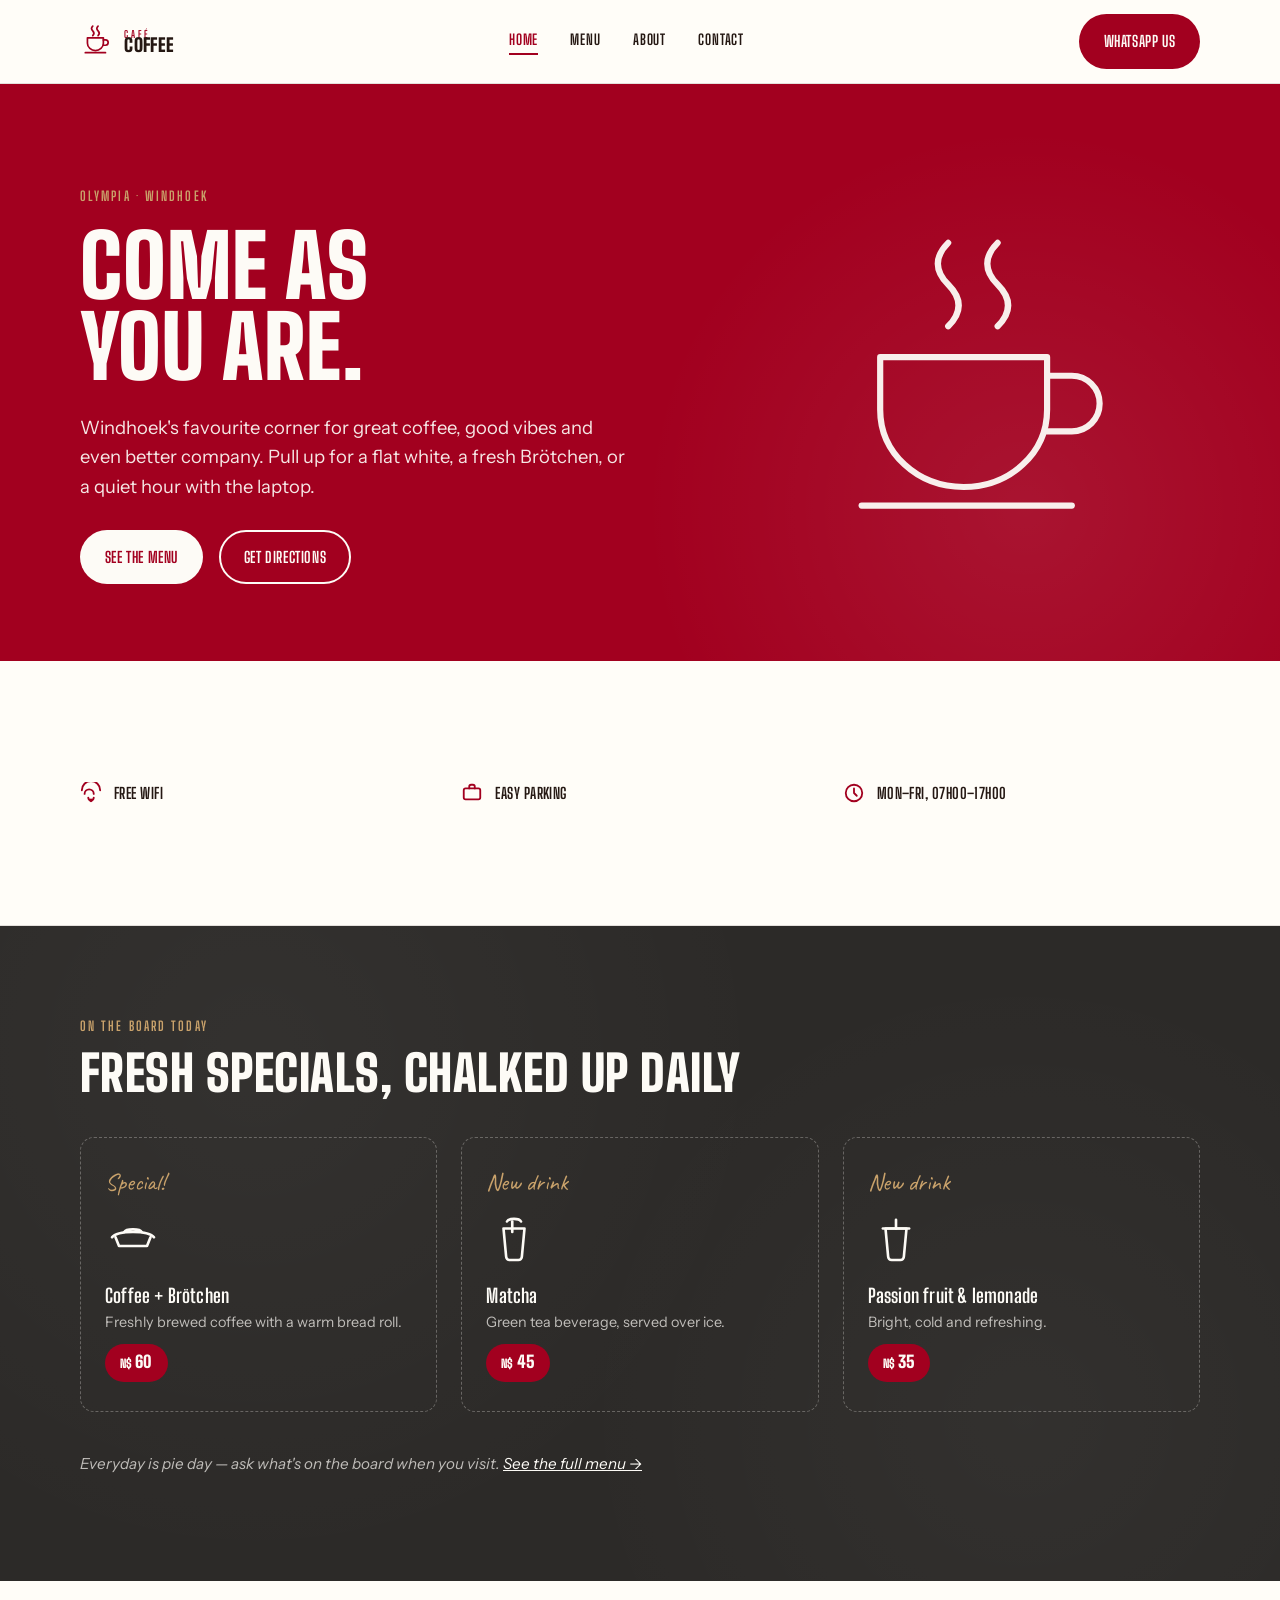
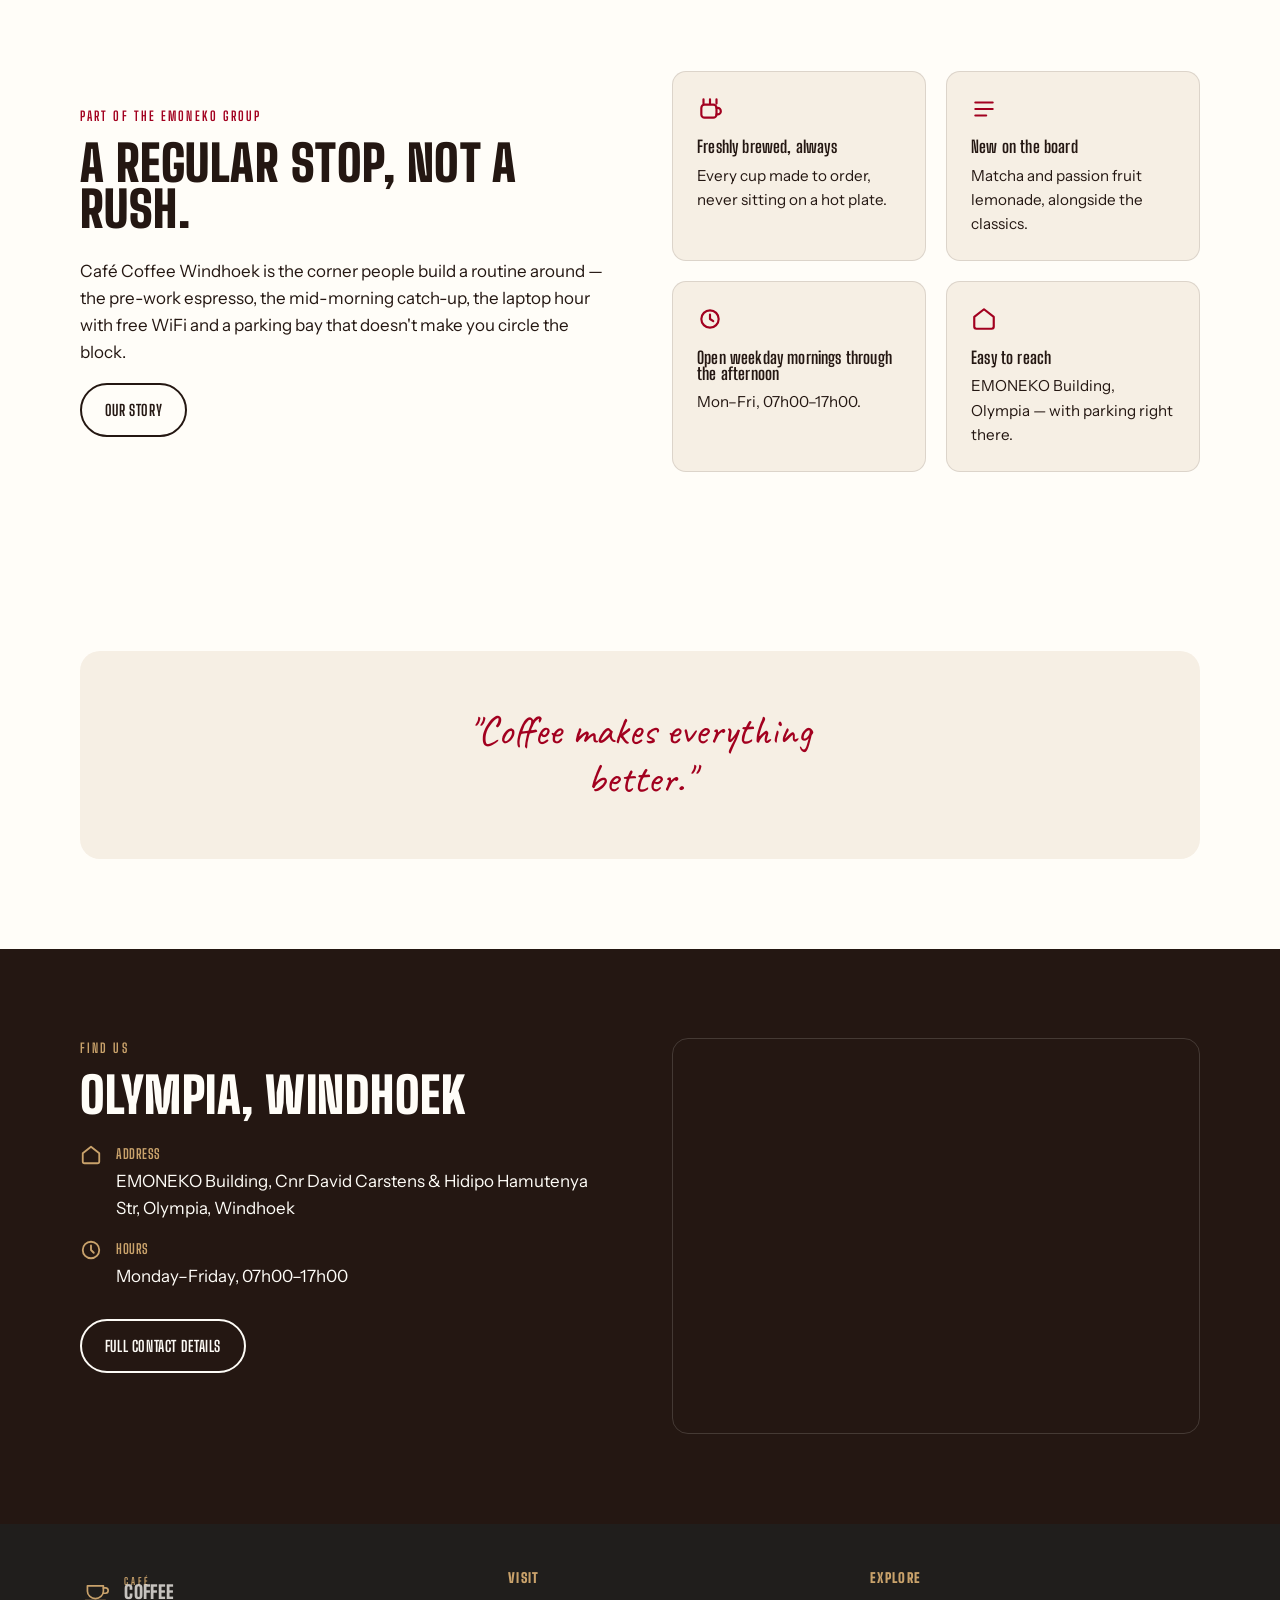
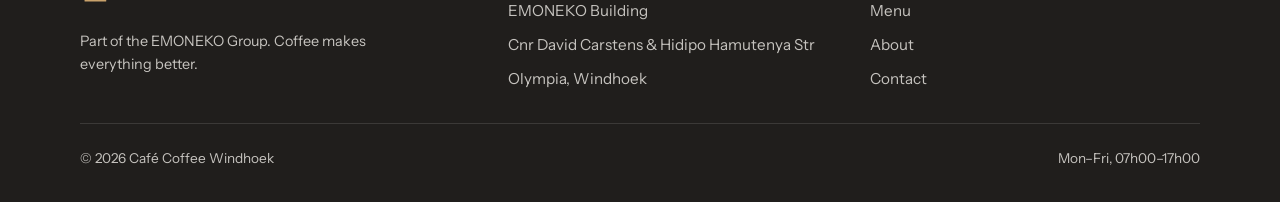
<file: index.html>
<!doctype html>
<html lang="en">
<head>
  <meta charset="UTF-8" />
  <meta name="viewport" content="width=device-width, initial-scale=1.0" />
  <title>Café Coffee Windhoek — Olympia's corner for coffee</title>
  <meta name="description" content="Café Coffee Windhoek: freshly brewed coffee, Brötchen and daily specials in Olympia, Windhoek. Free WiFi, easy parking, open Monday to Friday." />
  <link rel="preconnect" href="https://fonts.googleapis.com" />
  <link rel="preconnect" href="https://fonts.gstatic.com" crossorigin />
  <link href="https://fonts.googleapis.com/css2?family=Big+Shoulders+Display:wght@600;700;900&family=Instrument+Sans:wght@400;500;600&family=Caveat:wght@600;700&display=swap" rel="stylesheet" />
  <link rel="stylesheet" href="styles.css" />
</head>
<body>

  <header class="site-header">
    <div class="wrap header-inner">
      <a href="index.html" class="logo-mark" aria-label="Café Coffee home">
        <svg class="cup-icon" viewBox="0 0 64 64" fill="none" stroke="currentColor" stroke-width="3.2" stroke-linecap="round" stroke-linejoin="round" role="img" aria-hidden="true">
          <path class="steam steam-1" d="M24 4c-3 3-3 6 0 9s3 6 0 9" />
          <path class="steam steam-2" d="M34 4c-3 3-3 6 0 9s3 6 0 9" />
          <path d="M14 26h30v10c0 8-7 14-15 14s-15-6-15-14V26z" />
          <path d="M44 30h4a5 5 0 010 10h-4" />
          <line x1="10" y1="54" x2="48" y2="54" />
        </svg>
        <span class="logo-text"><span class="l1">Café</span><span class="l2">Coffee</span></span>
      </a>

      <button class="nav-toggle" aria-expanded="false" aria-controls="primary-nav">Menu</button>

      <nav id="primary-nav" class="site-nav">
        <a href="index.html" aria-current="page">Home</a>
        <a href="menu.html">Menu</a>
        <a href="about.html">About</a>
        <a href="contact.html">Contact</a>
      </nav>

      <div class="header-cta">
        <a class="btn btn-primary" href="https://wa.me/" target="_blank" rel="noopener"><!-- TODO: replace with real wa.me/<number> link -->WhatsApp us</a>
      </div>
    </div>
  </header>

  <main>
    <section class="hero">
      <div class="wrap hero-grid">
        <div>
          <p class="eyebrow on-dark">Olympia &middot; Windhoek</p>
          <h1>Come as<br />you are.</h1>
          <p class="lede">Windhoek's favourite corner for great coffee, good vibes and even better company. Pull up for a flat white, a fresh Brötchen, or a quiet hour with the laptop.</p>
          <div class="hero-actions">
            <a class="btn btn-primary" style="background:var(--chalk-white);color:var(--red)" href="menu.html">See the menu</a>
            <a class="btn btn-outline on-red" href="contact.html">Get directions</a>
          </div>
        </div>
        <svg class="hero-mark" viewBox="0 0 220 220" fill="none" stroke="currentColor" stroke-width="4" stroke-linecap="round" stroke-linejoin="round" role="img" aria-label="Illustration of a steaming coffee cup">
          <path class="steam steam-1" d="M92 18c-9 9-9 18 0 27s9 18 0 27" />
          <path class="steam steam-2" d="M124 18c-9 9-9 18 0 27s9 18 0 27" />
          <path d="M48 92h108v34c0 28-24 50-54 50s-54-22-54-50V92z" />
          <path d="M156 104h16a18 18 0 010 36h-16" />
          <line x1="36" y1="188" x2="172" y2="188" />
        </svg>
      </div>
    </section>

    <section class="facts-strip">
      <div class="wrap facts-grid">
        <div class="fact">
          <svg viewBox="0 0 24 24" fill="none" stroke="currentColor" stroke-width="2" stroke-linecap="round" stroke-linejoin="round" aria-hidden="true"><path d="M5 13a5 5 0 0110 0M2 9a10 10 0 0120 0M9 17a3 3 0 006 0" /><circle cx="12" cy="20" r="1" /></svg>
          Free WiFi
        </div>
        <div class="fact">
          <svg viewBox="0 0 24 24" fill="none" stroke="currentColor" stroke-width="2" stroke-linecap="round" stroke-linejoin="round" aria-hidden="true"><rect x="3" y="7" width="18" height="12" rx="2" /><path d="M9 7V5a2 2 0 012-2h2a2 2 0 012 2v2" /></svg>
          Easy parking
        </div>
        <div class="fact">
          <svg viewBox="0 0 24 24" fill="none" stroke="currentColor" stroke-width="2" stroke-linecap="round" stroke-linejoin="round" aria-hidden="true"><circle cx="12" cy="12" r="9" /><path d="M12 7v5l3 3" /></svg>
          Mon&ndash;Fri, 07h00&ndash;17h00
        </div>
      </div>
    </section>

    <section class="chalkboard">
      <div class="wrap">
        <div class="section-head">
          <p class="eyebrow">On the board today</p>
          <h2>Fresh specials, chalked up daily</h2>
        </div>
        <div class="chalk-grid">
          <article class="chalk-card">
            <span class="chalk-tag">Special!</span>
            <svg viewBox="0 0 64 64" fill="none" stroke="currentColor" stroke-width="3" stroke-linecap="round" stroke-linejoin="round" aria-hidden="true">
              <path d="M8 30c6-8 42-8 48 0" />
              <path d="M12 30l4 10h32l4-10" />
              <path d="M22 24c2-4 18-4 20 0" />
            </svg>
            <h3>Coffee + Brötchen</h3>
            <p style="margin:0;font-size:0.9rem;color:rgba(253,251,246,0.7)">Freshly brewed coffee with a warm bread roll.</p>
            <span class="chalk-price"><span class="currency">N$</span>60</span>
          </article>

          <article class="chalk-card">
            <span class="chalk-tag">New drink</span>
            <svg viewBox="0 0 64 64" fill="none" stroke="currentColor" stroke-width="3" stroke-linecap="round" stroke-linejoin="round" aria-hidden="true">
              <path d="M20 20h24l-3 32a4 4 0 01-4 4H27a4 4 0 01-4-4l-3-32z" />
              <path d="M24 12c2-4 14-4 16 0" />
              <line x1="30" y1="24" x2="30" y2="12" />
            </svg>
            <h3>Matcha</h3>
            <p style="margin:0;font-size:0.9rem;color:rgba(253,251,246,0.7)">Green tea beverage, served over ice.</p>
            <span class="chalk-price"><span class="currency">N$</span>45</span>
          </article>

          <article class="chalk-card">
            <span class="chalk-tag">New drink</span>
            <svg viewBox="0 0 64 64" fill="none" stroke="currentColor" stroke-width="3" stroke-linecap="round" stroke-linejoin="round" aria-hidden="true">
              <path d="M20 20h24l-3 32a4 4 0 01-4 4H27a4 4 0 01-4-4l-3-32z" />
              <line x1="17" y1="20" x2="47" y2="20" />
              <line x1="32" y1="10" x2="32" y2="20" />
            </svg>
            <h3>Passion fruit &amp; lemonade</h3>
            <p style="margin:0;font-size:0.9rem;color:rgba(253,251,246,0.7)">Bright, cold and refreshing.</p>
            <span class="chalk-price"><span class="currency">N$</span>35</span>
          </article>
        </div>
        <p class="chalk-note">Everyday is pie day &mdash; ask what's on the board when you visit. <a href="menu.html" style="color:var(--chalk-white)">See the full menu &rarr;</a></p>
      </div>
    </section>

    <section>
      <div class="wrap split">
        <div>
          <p class="eyebrow">Part of the Emoneko Group</p>
          <h2>A regular stop, not a rush.</h2>
          <p>Café Coffee Windhoek is the corner people build a routine around &mdash; the pre-work espresso, the mid-morning catch-up, the laptop hour with free WiFi and a parking bay that doesn't make you circle the block.</p>
          <a class="btn btn-outline" href="about.html">Our story</a>
        </div>
        <div class="value-grid">
          <div class="value-card">
            <svg viewBox="0 0 24 24" fill="none" stroke="currentColor" stroke-width="2" stroke-linecap="round" stroke-linejoin="round" aria-hidden="true"><path d="M6 3v4M12 3v4M18 3v4" /><rect x="4" y="8" width="14" height="12" rx="3" /><path d="M18 11h1a3 3 0 010 6h-1" /></svg>
            <h3>Freshly brewed, always</h3>
            <p>Every cup made to order, never sitting on a hot plate.</p>
          </div>
          <div class="value-card">
            <svg viewBox="0 0 24 24" fill="none" stroke="currentColor" stroke-width="2" stroke-linecap="round" stroke-linejoin="round" aria-hidden="true"><path d="M4 12h16M4 6h16M4 18h10" /></svg>
            <h3>New on the board</h3>
            <p>Matcha and passion fruit lemonade, alongside the classics.</p>
          </div>
          <div class="value-card">
            <svg viewBox="0 0 24 24" fill="none" stroke="currentColor" stroke-width="2" stroke-linecap="round" stroke-linejoin="round" aria-hidden="true"><circle cx="12" cy="12" r="8" /><path d="M12 8v4l3 2" /></svg>
            <h3>Open weekday mornings through the afternoon</h3>
            <p>Mon&ndash;Fri, 07h00&ndash;17h00.</p>
          </div>
          <div class="value-card">
            <svg viewBox="0 0 24 24" fill="none" stroke="currentColor" stroke-width="2" stroke-linecap="round" stroke-linejoin="round" aria-hidden="true"><path d="M3 10l9-7 9 7v9a2 2 0 01-2 2H5a2 2 0 01-2-2v-9z" /></svg>
            <h3>Easy to reach</h3>
            <p>EMONEKO Building, Olympia &mdash; with parking right there.</p>
          </div>
        </div>
      </div>
    </section>

    <section>
      <div class="wrap">
        <div class="signature-quote">
          <p>"Coffee makes everything better."</p>
        </div>
      </div>
    </section>

    <section class="location-strip">
      <div class="wrap location-grid">
        <div>
          <p class="eyebrow on-dark">Find us</p>
          <h2>Olympia, Windhoek</h2>
          <ul class="info-list">
            <li>
              <svg viewBox="0 0 24 24" fill="none" stroke="currentColor" stroke-width="2" stroke-linecap="round" stroke-linejoin="round" aria-hidden="true"><path d="M3 10l9-7 9 7v9a2 2 0 01-2 2H5a2 2 0 01-2-2v-9z" /></svg>
              <span>
                <span class="label">Address</span>
                EMONEKO Building, Cnr David Carstens &amp; Hidipo Hamutenya Str, Olympia, Windhoek
              </span>
            </li>
            <li>
              <svg viewBox="0 0 24 24" fill="none" stroke="currentColor" stroke-width="2" stroke-linecap="round" stroke-linejoin="round" aria-hidden="true"><circle cx="12" cy="12" r="9" /><path d="M12 7v5l3 3" /></svg>
              <span>
                <span class="label">Hours</span>
                Monday&ndash;Friday, 07h00&ndash;17h00
              </span>
            </li>
          </ul>
          <a class="btn btn-outline on-red" style="margin-top:1.8rem" href="contact.html">Full contact details</a>
        </div>
        <div class="map-frame">
          <iframe title="Map to Café Coffee Windhoek" loading="lazy" src="https://maps.google.com/maps?q=EMONEKO%20Building%2C%20Cnr%20David%20Carstens%20%26%20Hidipo%20Hamutenya%20Str%2C%20Olympia%2C%20Windhoek&output=embed"></iframe>
        </div>
      </div>
    </section>
  </main>

  <footer class="site-footer">
    <div class="wrap footer-grid">
      <div>
        <a href="index.html" class="logo-mark" aria-label="Café Coffee home">
          <svg class="cup-icon" viewBox="0 0 64 64" fill="none" stroke="currentColor" stroke-width="3.2" stroke-linecap="round" stroke-linejoin="round" aria-hidden="true">
            <path d="M14 26h30v10c0 8-7 14-15 14s-15-6-15-14V26z" />
            <path d="M44 30h4a5 5 0 010 10h-4" />
            <line x1="10" y1="54" x2="48" y2="54" />
          </svg>
          <span class="logo-text"><span class="l1">Café</span><span class="l2">Coffee</span></span>
        </a>
        <p style="margin-top:1rem;font-size:0.9rem;max-width:32ch;">Part of the EMONEKO Group. Coffee makes everything better.</p>
      </div>
      <div>
        <h4>Visit</h4>
        <ul>
          <li>EMONEKO Building</li>
          <li>Cnr David Carstens &amp; Hidipo Hamutenya Str</li>
          <li>Olympia, Windhoek</li>
        </ul>
      </div>
      <div>
        <h4>Explore</h4>
        <ul>
          <li><a href="menu.html">Menu</a></li>
          <li><a href="about.html">About</a></li>
          <li><a href="contact.html">Contact</a></li>
        </ul>
      </div>
    </div>
    <div class="wrap footer-bottom">
      <span>&copy; <span id="year"></span> Café Coffee Windhoek</span>
      <span>Mon&ndash;Fri, 07h00&ndash;17h00</span>
    </div>
  </footer>

  <script src="script.js"></script>
</body>
</html>
</file>
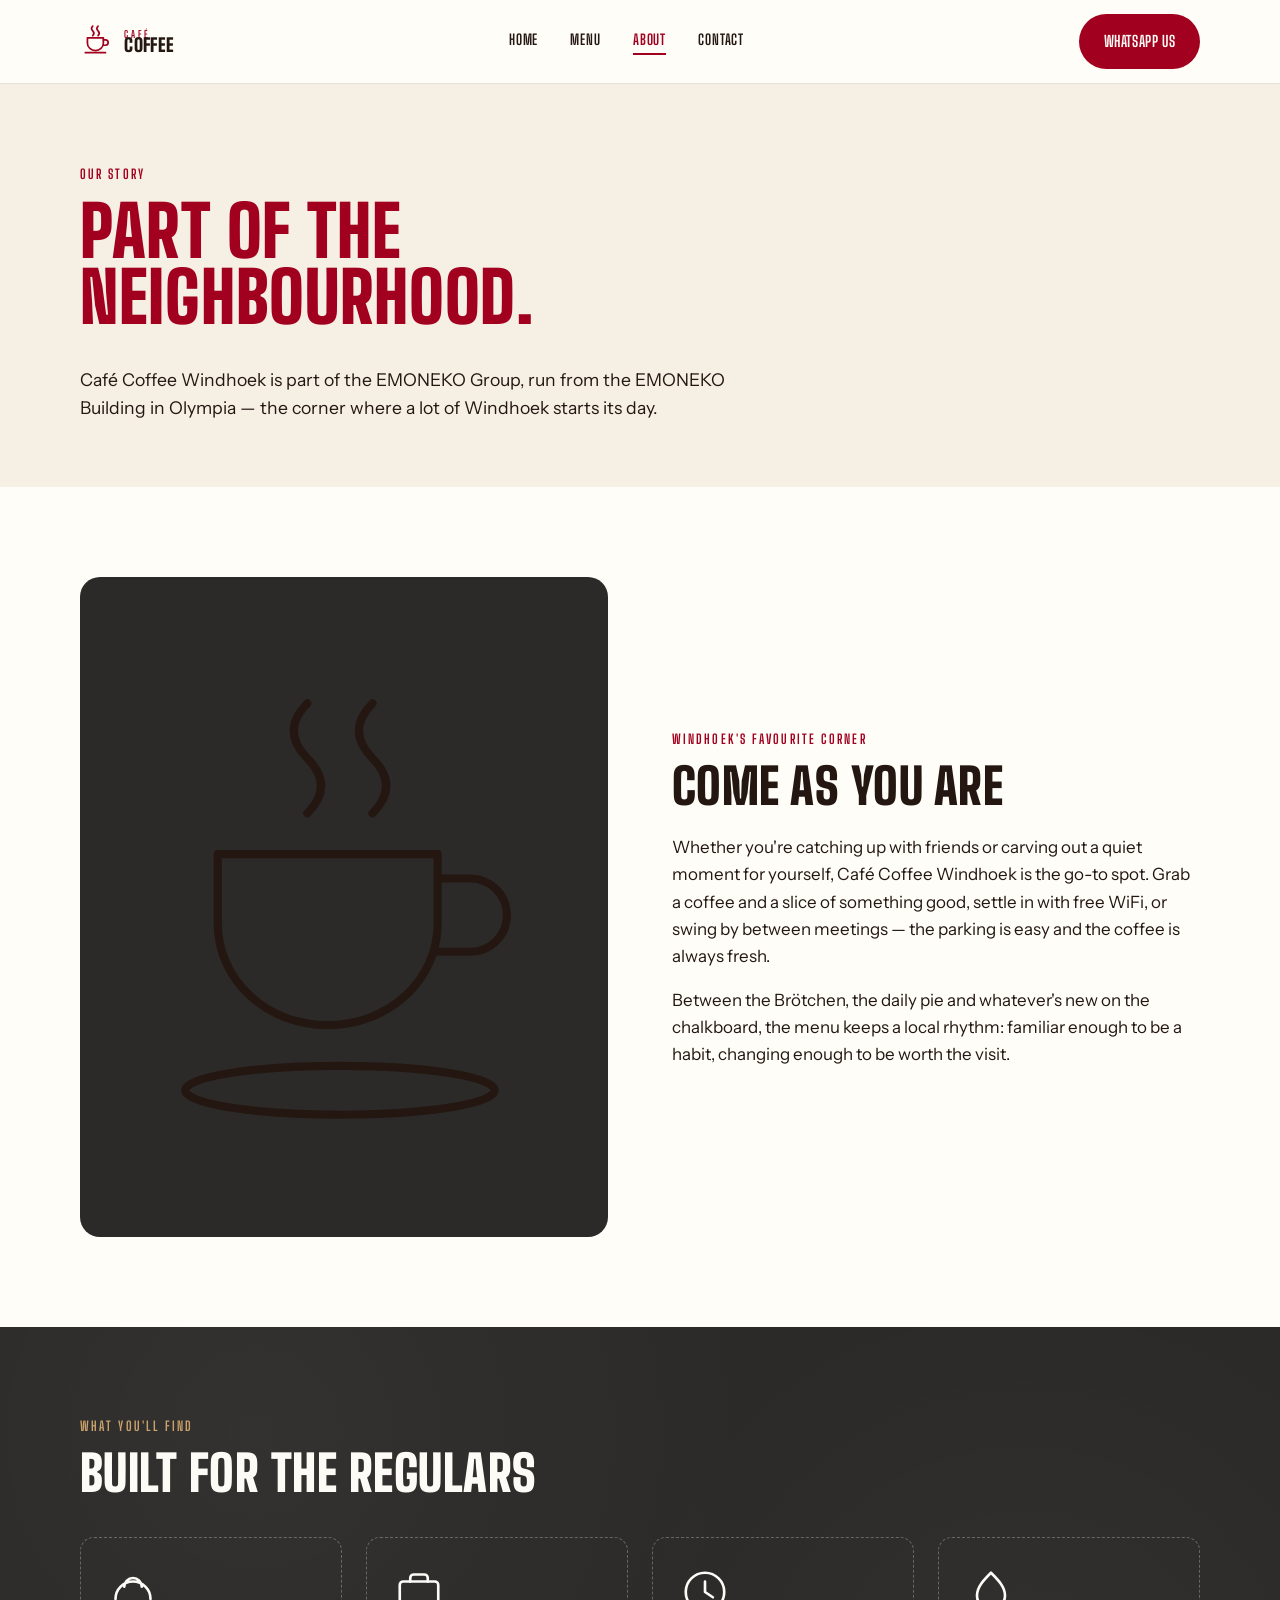
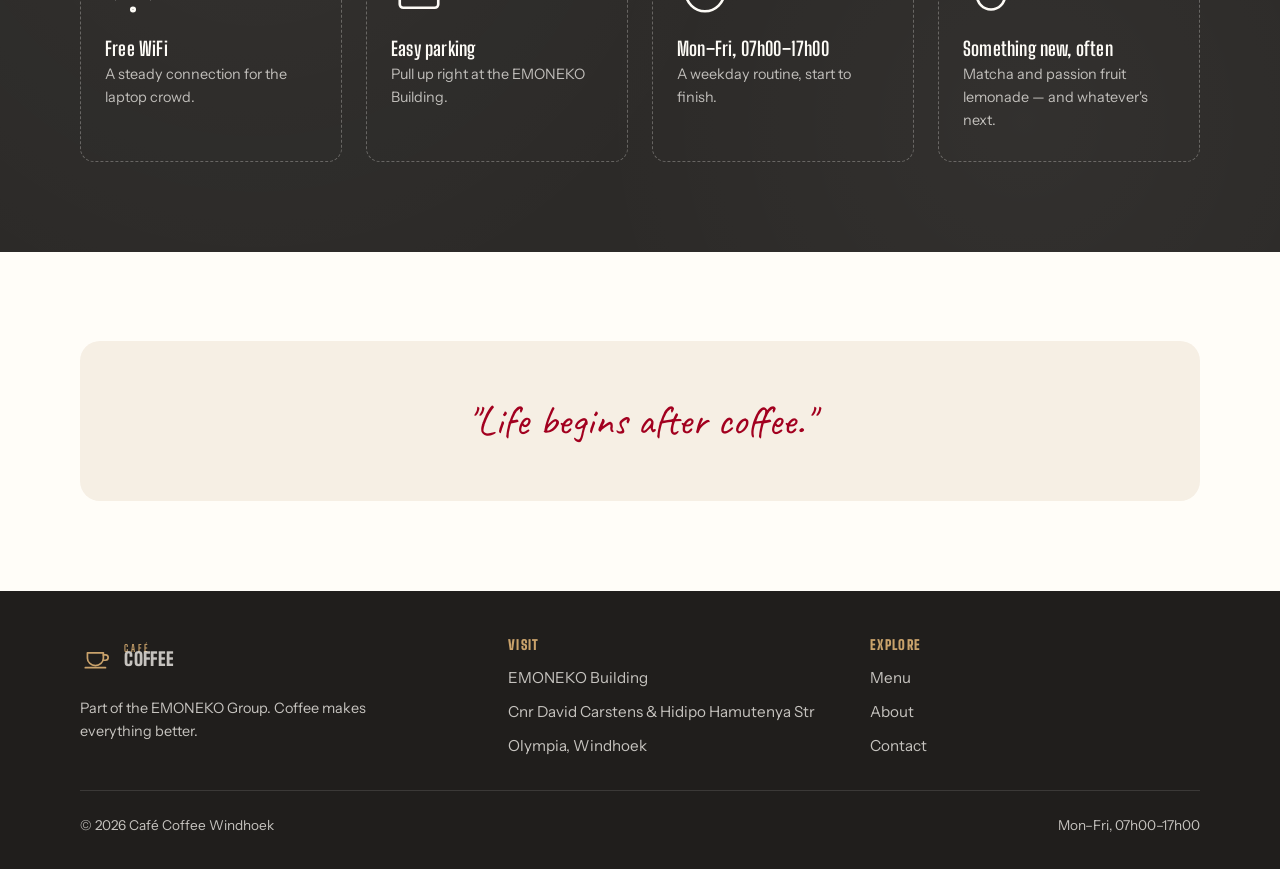
<file: about.html>
<!doctype html>
<html lang="en">
<head>
  <meta charset="UTF-8" />
  <meta name="viewport" content="width=device-width, initial-scale=1.0" />
  <title>About — Café Coffee Windhoek</title>
  <meta name="description" content="Café Coffee Windhoek is part of the EMONEKO Group, based in Olympia, Windhoek." />
  <link rel="preconnect" href="https://fonts.googleapis.com" />
  <link rel="preconnect" href="https://fonts.gstatic.com" crossorigin />
  <link href="https://fonts.googleapis.com/css2?family=Big+Shoulders+Display:wght@600;700;900&family=Instrument+Sans:wght@400;500;600&family=Caveat:wght@600;700&display=swap" rel="stylesheet" />
  <link rel="stylesheet" href="styles.css" />
</head>
<body>

  <header class="site-header">
    <div class="wrap header-inner">
      <a href="index.html" class="logo-mark" aria-label="Café Coffee home">
        <svg class="cup-icon" viewBox="0 0 64 64" fill="none" stroke="currentColor" stroke-width="3.2" stroke-linecap="round" stroke-linejoin="round" aria-hidden="true">
          <path class="steam steam-1" d="M24 4c-3 3-3 6 0 9s3 6 0 9" />
          <path class="steam steam-2" d="M34 4c-3 3-3 6 0 9s3 6 0 9" />
          <path d="M14 26h30v10c0 8-7 14-15 14s-15-6-15-14V26z" />
          <path d="M44 30h4a5 5 0 010 10h-4" />
          <line x1="10" y1="54" x2="48" y2="54" />
        </svg>
        <span class="logo-text"><span class="l1">Café</span><span class="l2">Coffee</span></span>
      </a>

      <button class="nav-toggle" aria-expanded="false" aria-controls="primary-nav">Menu</button>

      <nav id="primary-nav" class="site-nav">
        <a href="index.html">Home</a>
        <a href="menu.html">Menu</a>
        <a href="about.html" aria-current="page">About</a>
        <a href="contact.html">Contact</a>
      </nav>

      <div class="header-cta">
        <a class="btn btn-primary" href="https://wa.me/" target="_blank" rel="noopener"><!-- TODO: replace with real wa.me/<number> link -->WhatsApp us</a>
      </div>
    </div>
  </header>

  <main>
    <section class="page-intro">
      <div class="wrap">
        <p class="eyebrow">Our story</p>
        <h1>Part of the<br />neighbourhood.</h1>
        <p class="lede">Café Coffee Windhoek is part of the EMONEKO Group, run from the EMONEKO Building in Olympia &mdash; the corner where a lot of Windhoek starts its day.</p>
      </div>
    </section>

    <section>
      <div class="wrap split">
        <svg class="story-figure" viewBox="0 0 220 260" fill="none" stroke="currentColor" stroke-width="4" stroke-linecap="round" stroke-linejoin="round" role="img" aria-label="Illustration of a coffee cup on a saucer">
          <path class="steam steam-1" d="M92 30c-9 9-9 18 0 27s9 18 0 27" />
          <path class="steam steam-2" d="M124 30c-9 9-9 18 0 27s9 18 0 27" />
          <path d="M48 104h108v34c0 28-24 50-54 50s-54-22-54-50v-34z" />
          <path d="M156 116h16a18 18 0 010 36h-16" />
          <ellipse cx="108" cy="220" rx="76" ry="12" />
        </svg>
        <div>
          <p class="eyebrow">Windhoek's favourite corner</p>
          <h2>Come as you are</h2>
          <p>Whether you're catching up with friends or carving out a quiet moment for yourself, Café Coffee Windhoek is the go-to spot. Grab a coffee and a slice of something good, settle in with free WiFi, or swing by between meetings &mdash; the parking is easy and the coffee is always fresh.</p>
          <p>Between the Brötchen, the daily pie and whatever's new on the chalkboard, the menu keeps a local rhythm: familiar enough to be a habit, changing enough to be worth the visit.</p>
        </div>
      </div>
    </section>

    <section class="chalkboard">
      <div class="wrap">
        <div class="section-head">
          <p class="eyebrow">What you'll find</p>
          <h2>Built for the regulars</h2>
        </div>
        <div class="chalk-grid">
          <article class="chalk-card">
            <svg viewBox="0 0 64 64" fill="none" stroke="currentColor" stroke-width="3" stroke-linecap="round" stroke-linejoin="round" aria-hidden="true"><path d="M22 26a10 10 0 0120 0M12 40a20 20 0 0140 0" /><circle cx="32" cy="52" r="2" /></svg>
            <h3>Free WiFi</h3>
            <p style="margin:0;font-size:0.9rem;color:rgba(253,251,246,0.7)">A steady connection for the laptop crowd.</p>
          </article>
          <article class="chalk-card">
            <svg viewBox="0 0 64 64" fill="none" stroke="currentColor" stroke-width="3" stroke-linecap="round" stroke-linejoin="round" aria-hidden="true"><rect x="10" y="20" width="44" height="30" rx="4" /><path d="M22 20v-4a4 4 0 014-4h12a4 4 0 014 4v4" /></svg>
            <h3>Easy parking</h3>
            <p style="margin:0;font-size:0.9rem;color:rgba(253,251,246,0.7)">Pull up right at the EMONEKO Building.</p>
          </article>
          <article class="chalk-card">
            <svg viewBox="0 0 64 64" fill="none" stroke="currentColor" stroke-width="3" stroke-linecap="round" stroke-linejoin="round" aria-hidden="true"><circle cx="32" cy="32" r="22" /><path d="M32 20v12l9 6" /></svg>
            <h3>Mon&ndash;Fri, 07h00&ndash;17h00</h3>
            <p style="margin:0;font-size:0.9rem;color:rgba(253,251,246,0.7)">A weekday routine, start to finish.</p>
          </article>
          <article class="chalk-card">
            <svg viewBox="0 0 64 64" fill="none" stroke="currentColor" stroke-width="3" stroke-linecap="round" stroke-linejoin="round" aria-hidden="true"><path d="M32 10c8 8 16 16 16 26a16 16 0 01-32 0c0-10 8-18 16-26z" /></svg>
            <h3>Something new, often</h3>
            <p style="margin:0;font-size:0.9rem;color:rgba(253,251,246,0.7)">Matcha and passion fruit lemonade &mdash; and whatever's next.</p>
          </article>
        </div>
      </div>
    </section>

    <section>
      <div class="wrap">
        <div class="signature-quote">
          <p>"Life begins after coffee."</p>
        </div>
      </div>
    </section>
  </main>

  <footer class="site-footer">
    <div class="wrap footer-grid">
      <div>
        <a href="index.html" class="logo-mark" aria-label="Café Coffee home">
          <svg class="cup-icon" viewBox="0 0 64 64" fill="none" stroke="currentColor" stroke-width="3.2" stroke-linecap="round" stroke-linejoin="round" aria-hidden="true">
            <path d="M14 26h30v10c0 8-7 14-15 14s-15-6-15-14V26z" />
            <path d="M44 30h4a5 5 0 010 10h-4" />
            <line x1="10" y1="54" x2="48" y2="54" />
          </svg>
          <span class="logo-text"><span class="l1">Café</span><span class="l2">Coffee</span></span>
        </a>
        <p style="margin-top:1rem;font-size:0.9rem;max-width:32ch;">Part of the EMONEKO Group. Coffee makes everything better.</p>
      </div>
      <div>
        <h4>Visit</h4>
        <ul>
          <li>EMONEKO Building</li>
          <li>Cnr David Carstens &amp; Hidipo Hamutenya Str</li>
          <li>Olympia, Windhoek</li>
        </ul>
      </div>
      <div>
        <h4>Explore</h4>
        <ul>
          <li><a href="menu.html">Menu</a></li>
          <li><a href="about.html">About</a></li>
          <li><a href="contact.html">Contact</a></li>
        </ul>
      </div>
    </div>
    <div class="wrap footer-bottom">
      <span>&copy; <span id="year"></span> Café Coffee Windhoek</span>
      <span>Mon&ndash;Fri, 07h00&ndash;17h00</span>
    </div>
  </footer>

  <script src="script.js"></script>
</body>
</html>
</file>
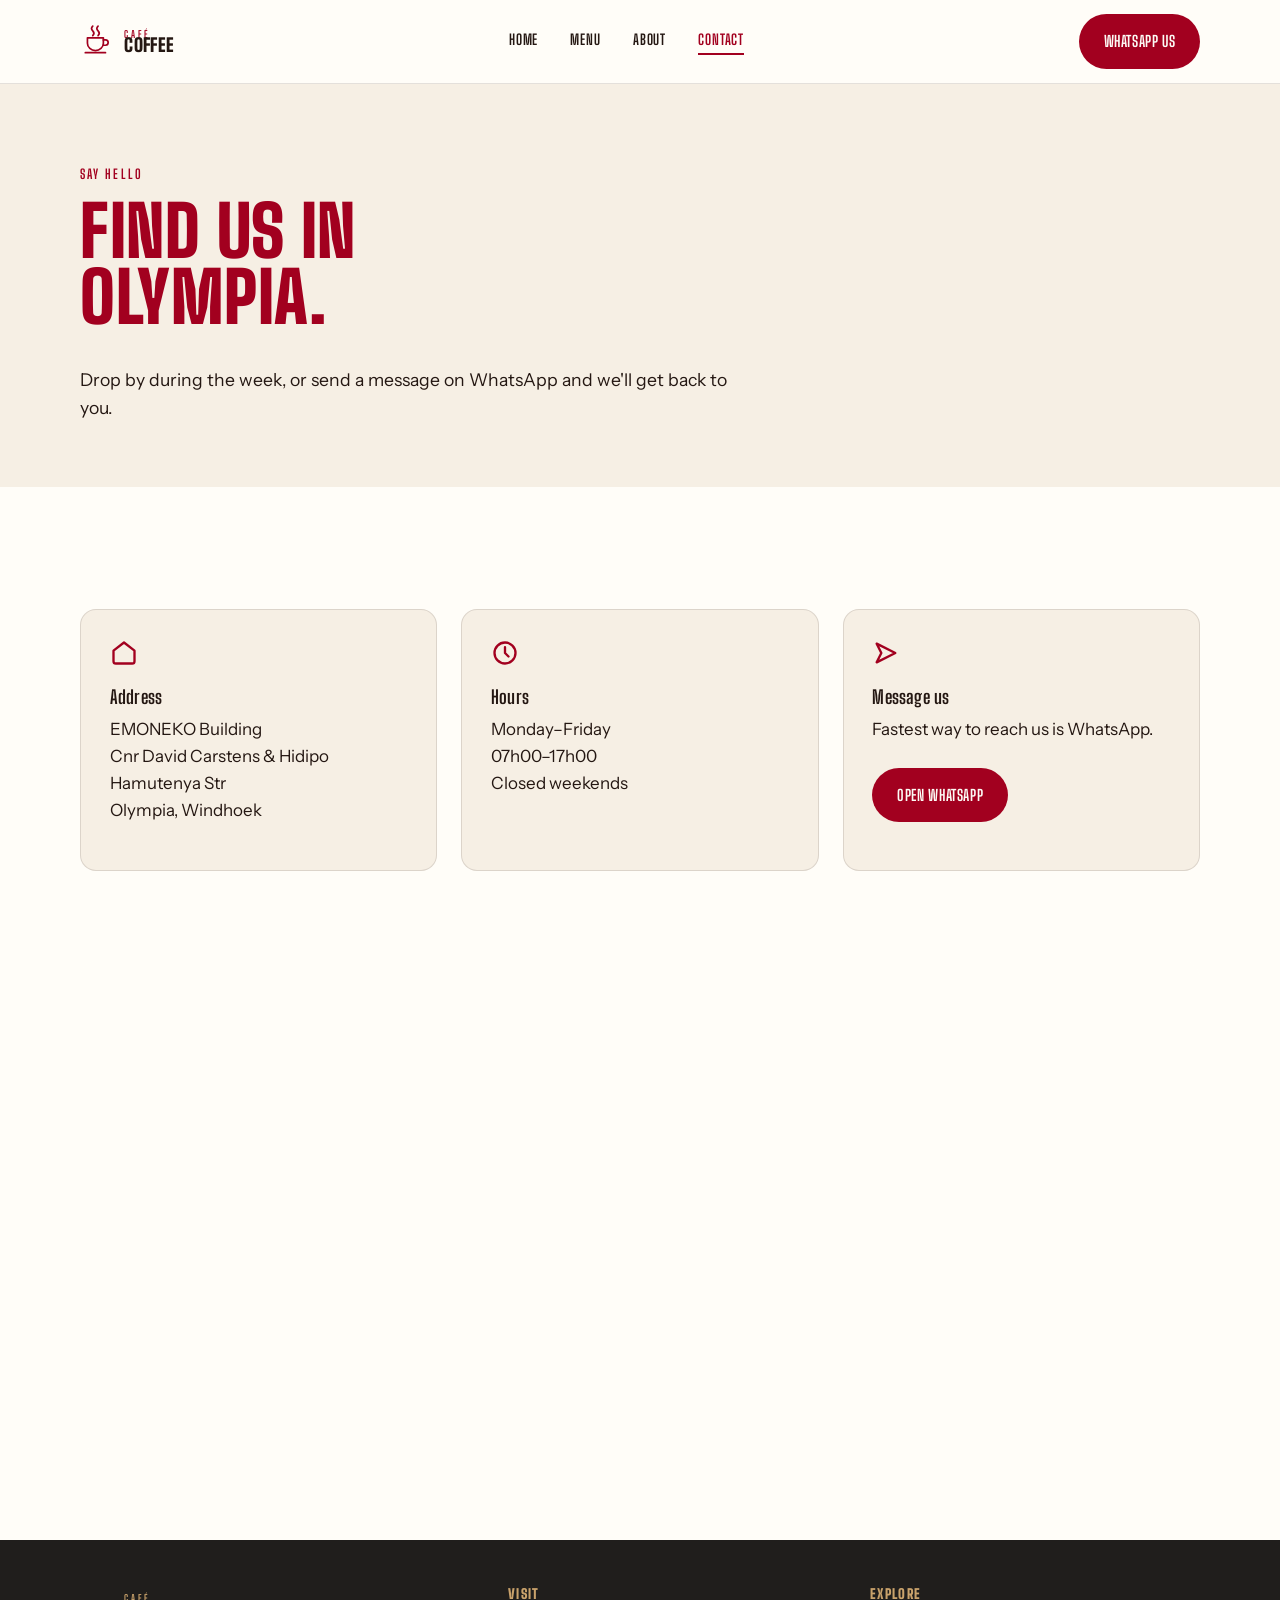
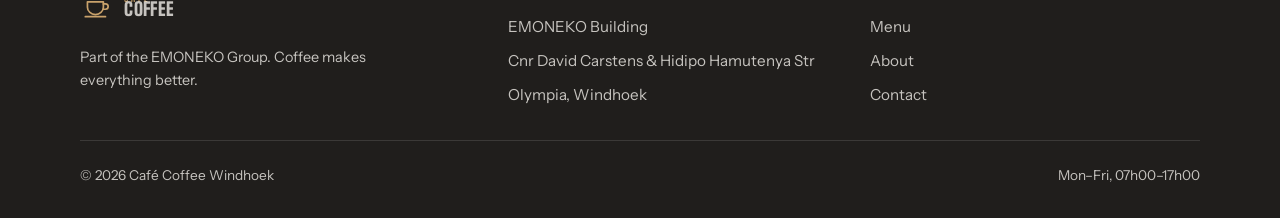
<file: contact.html>
<!doctype html>
<html lang="en">
<head>
  <meta charset="UTF-8" />
  <meta name="viewport" content="width=device-width, initial-scale=1.0" />
  <title>Contact — Café Coffee Windhoek</title>
  <meta name="description" content="Find Café Coffee Windhoek in the EMONEKO Building, Olympia, Windhoek. Open Monday to Friday, 07h00 to 17h00." />
  <link rel="preconnect" href="https://fonts.googleapis.com" />
  <link rel="preconnect" href="https://fonts.gstatic.com" crossorigin />
  <link href="https://fonts.googleapis.com/css2?family=Big+Shoulders+Display:wght@600;700;900&family=Instrument+Sans:wght@400;500;600&family=Caveat:wght@600;700&display=swap" rel="stylesheet" />
  <link rel="stylesheet" href="styles.css" />
</head>
<body>

  <header class="site-header">
    <div class="wrap header-inner">
      <a href="index.html" class="logo-mark" aria-label="Café Coffee home">
        <svg class="cup-icon" viewBox="0 0 64 64" fill="none" stroke="currentColor" stroke-width="3.2" stroke-linecap="round" stroke-linejoin="round" aria-hidden="true">
          <path class="steam steam-1" d="M24 4c-3 3-3 6 0 9s3 6 0 9" />
          <path class="steam steam-2" d="M34 4c-3 3-3 6 0 9s3 6 0 9" />
          <path d="M14 26h30v10c0 8-7 14-15 14s-15-6-15-14V26z" />
          <path d="M44 30h4a5 5 0 010 10h-4" />
          <line x1="10" y1="54" x2="48" y2="54" />
        </svg>
        <span class="logo-text"><span class="l1">Café</span><span class="l2">Coffee</span></span>
      </a>

      <button class="nav-toggle" aria-expanded="false" aria-controls="primary-nav">Menu</button>

      <nav id="primary-nav" class="site-nav">
        <a href="index.html">Home</a>
        <a href="menu.html">Menu</a>
        <a href="about.html">About</a>
        <a href="contact.html" aria-current="page">Contact</a>
      </nav>

      <div class="header-cta">
        <a class="btn btn-primary" href="https://wa.me/" target="_blank" rel="noopener"><!-- TODO: replace with real wa.me/<number> link -->WhatsApp us</a>
      </div>
    </div>
  </header>

  <main>
    <section class="page-intro">
      <div class="wrap">
        <p class="eyebrow">Say hello</p>
        <h1>Find us in<br />Olympia.</h1>
        <p class="lede">Drop by during the week, or send a message on WhatsApp and we'll get back to you.</p>
      </div>
    </section>

    <section>
      <div class="wrap">
        <div class="contact-cards">
          <div class="contact-card">
            <svg viewBox="0 0 24 24" fill="none" stroke="currentColor" stroke-width="2" stroke-linecap="round" stroke-linejoin="round" aria-hidden="true"><path d="M3 10l9-7 9 7v9a2 2 0 01-2 2H5a2 2 0 01-2-2v-9z" /></svg>
            <h3>Address</h3>
            <p>EMONEKO Building<br />Cnr David Carstens &amp; Hidipo Hamutenya Str<br />Olympia, Windhoek</p>
          </div>
          <div class="contact-card">
            <svg viewBox="0 0 24 24" fill="none" stroke="currentColor" stroke-width="2" stroke-linecap="round" stroke-linejoin="round" aria-hidden="true"><circle cx="12" cy="12" r="9" /><path d="M12 7v5l3 3" /></svg>
            <h3>Hours</h3>
            <p>Monday&ndash;Friday<br />07h00&ndash;17h00<br />Closed weekends</p>
          </div>
          <div class="contact-card">
            <svg viewBox="0 0 24 24" fill="none" stroke="currentColor" stroke-width="2" stroke-linecap="round" stroke-linejoin="round" aria-hidden="true"><path d="M4 4l16 8-16 8 4-8-4-8z" /></svg>
            <h3>Message us</h3>
            <p>Fastest way to reach us is WhatsApp.</p>
            <a class="btn btn-primary" style="margin-top:0.5rem" href="https://wa.me/" target="_blank" rel="noopener"><!-- TODO: replace with real wa.me/<number> link -->Open WhatsApp</a>
          </div>
        </div>
      </div>
    </section>

    <section style="padding-top:0">
      <div class="wrap">
        <div class="map-frame" style="aspect-ratio:16/7">
          <iframe title="Map to Café Coffee Windhoek" loading="lazy" src="https://maps.google.com/maps?q=EMONEKO%20Building%2C%20Cnr%20David%20Carstens%20%26%20Hidipo%20Hamutenya%20Str%2C%20Olympia%2C%20Windhoek&output=embed"></iframe>
        </div>
      </div>
    </section>
  </main>

  <footer class="site-footer">
    <div class="wrap footer-grid">
      <div>
        <a href="index.html" class="logo-mark" aria-label="Café Coffee home">
          <svg class="cup-icon" viewBox="0 0 64 64" fill="none" stroke="currentColor" stroke-width="3.2" stroke-linecap="round" stroke-linejoin="round" aria-hidden="true">
            <path d="M14 26h30v10c0 8-7 14-15 14s-15-6-15-14V26z" />
            <path d="M44 30h4a5 5 0 010 10h-4" />
            <line x1="10" y1="54" x2="48" y2="54" />
          </svg>
          <span class="logo-text"><span class="l1">Café</span><span class="l2">Coffee</span></span>
        </a>
        <p style="margin-top:1rem;font-size:0.9rem;max-width:32ch;">Part of the EMONEKO Group. Coffee makes everything better.</p>
      </div>
      <div>
        <h4>Visit</h4>
        <ul>
          <li>EMONEKO Building</li>
          <li>Cnr David Carstens &amp; Hidipo Hamutenya Str</li>
          <li>Olympia, Windhoek</li>
        </ul>
      </div>
      <div>
        <h4>Explore</h4>
        <ul>
          <li><a href="menu.html">Menu</a></li>
          <li><a href="about.html">About</a></li>
          <li><a href="contact.html">Contact</a></li>
        </ul>
      </div>
    </div>
    <div class="wrap footer-bottom">
      <span>&copy; <span id="year"></span> Café Coffee Windhoek</span>
      <span>Mon&ndash;Fri, 07h00&ndash;17h00</span>
    </div>
  </footer>

  <script src="script.js"></script>
</body>
</html>
</file>
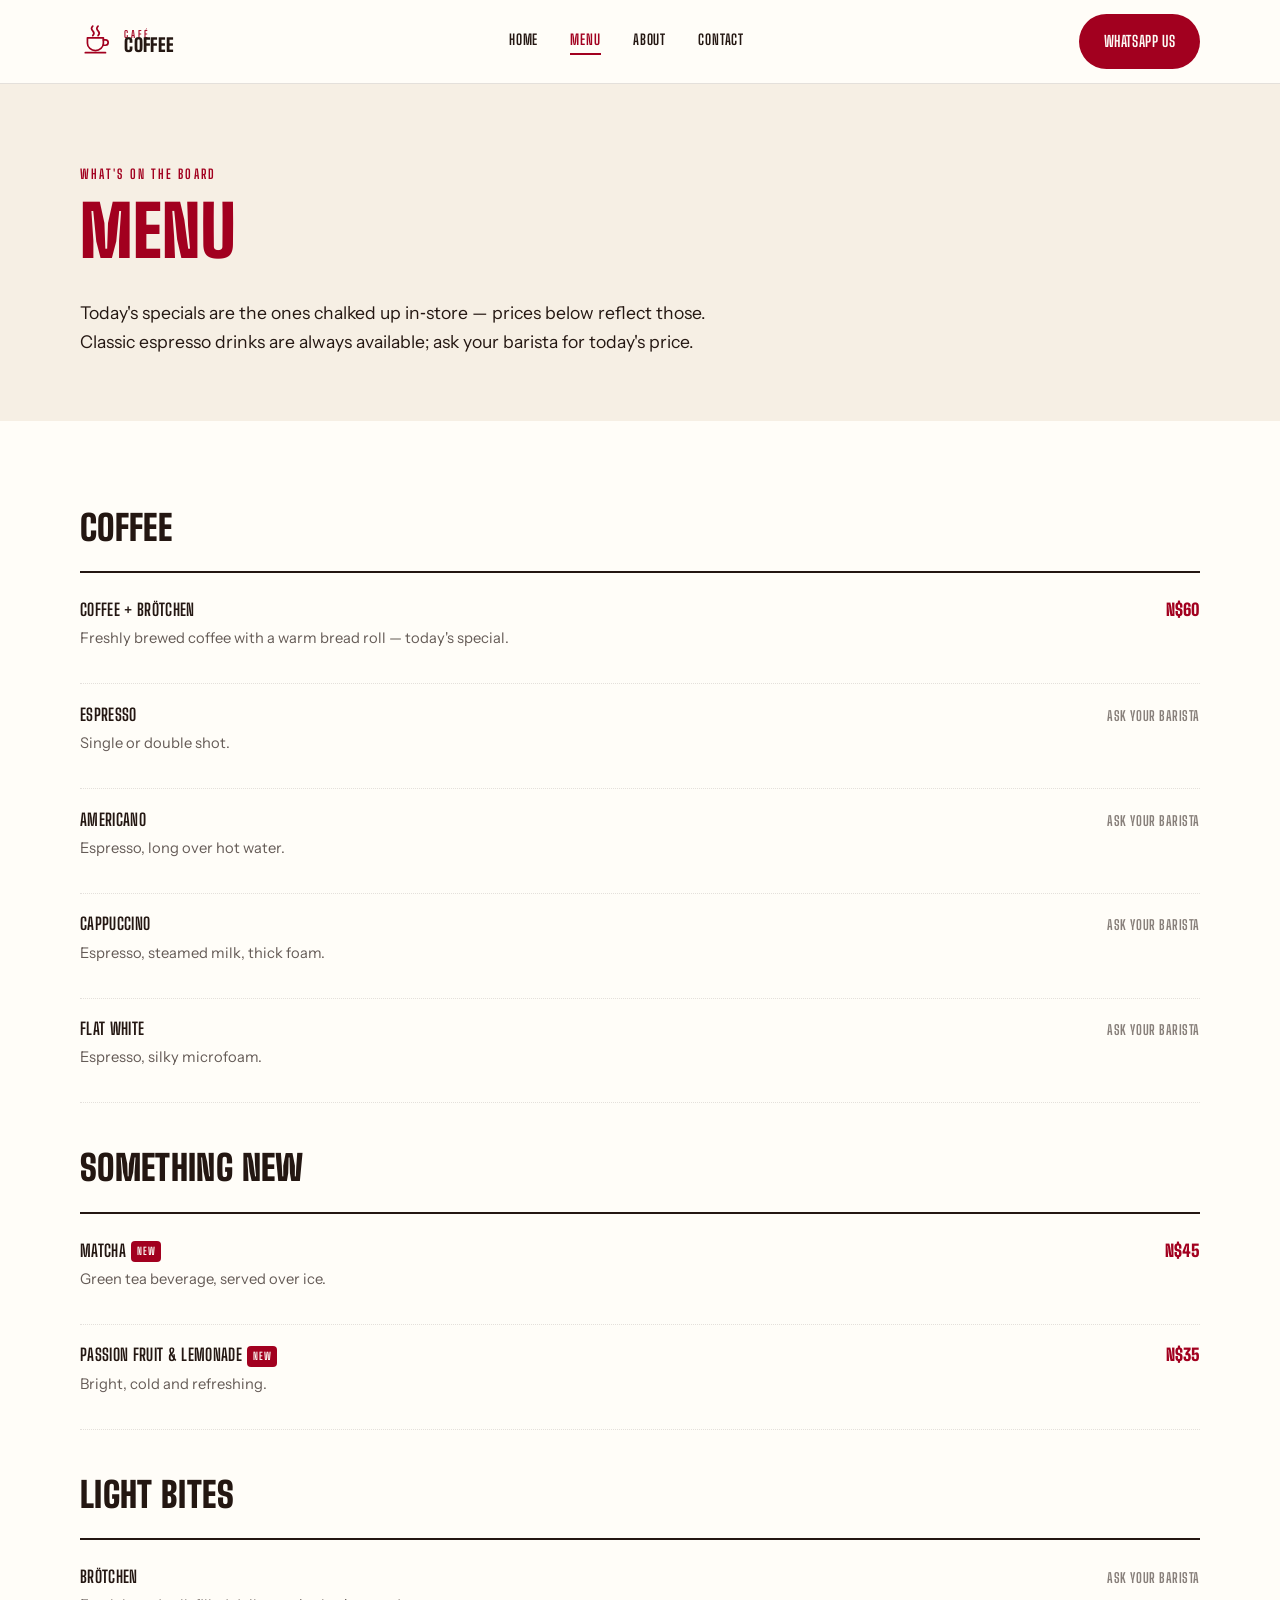
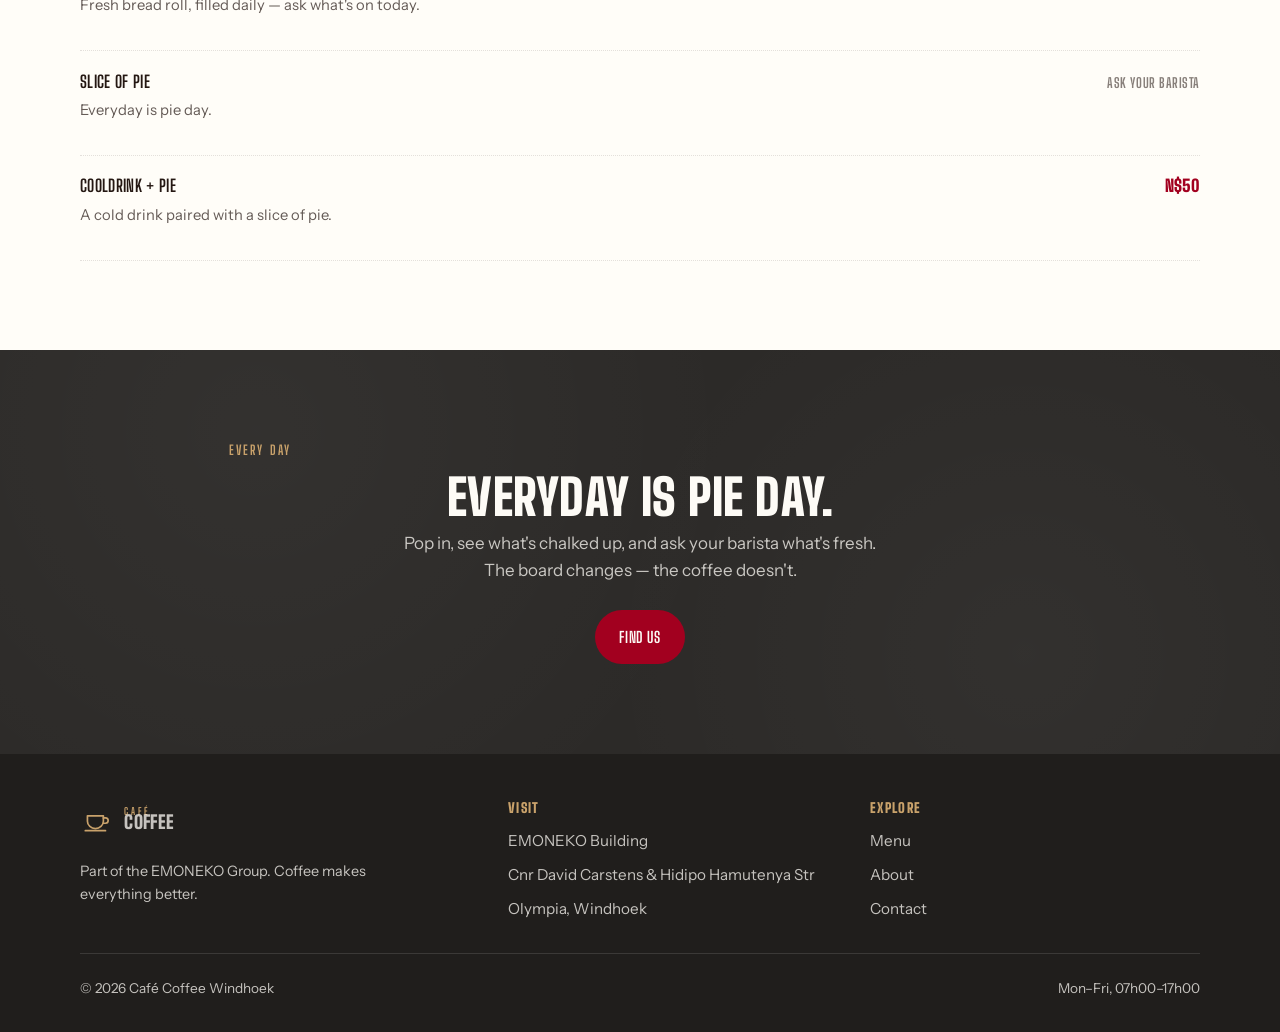
<file: menu.html>
<!doctype html>
<html lang="en">
<head>
  <meta charset="UTF-8" />
  <meta name="viewport" content="width=device-width, initial-scale=1.0" />
  <title>Menu — Café Coffee Windhoek</title>
  <meta name="description" content="Coffee, new drinks and light bites at Café Coffee Windhoek, Olympia." />
  <link rel="preconnect" href="https://fonts.googleapis.com" />
  <link rel="preconnect" href="https://fonts.gstatic.com" crossorigin />
  <link href="https://fonts.googleapis.com/css2?family=Big+Shoulders+Display:wght@600;700;900&family=Instrument+Sans:wght@400;500;600&family=Caveat:wght@600;700&display=swap" rel="stylesheet" />
  <link rel="stylesheet" href="styles.css" />
</head>
<body>

  <header class="site-header">
    <div class="wrap header-inner">
      <a href="index.html" class="logo-mark" aria-label="Café Coffee home">
        <svg class="cup-icon" viewBox="0 0 64 64" fill="none" stroke="currentColor" stroke-width="3.2" stroke-linecap="round" stroke-linejoin="round" aria-hidden="true">
          <path class="steam steam-1" d="M24 4c-3 3-3 6 0 9s3 6 0 9" />
          <path class="steam steam-2" d="M34 4c-3 3-3 6 0 9s3 6 0 9" />
          <path d="M14 26h30v10c0 8-7 14-15 14s-15-6-15-14V26z" />
          <path d="M44 30h4a5 5 0 010 10h-4" />
          <line x1="10" y1="54" x2="48" y2="54" />
        </svg>
        <span class="logo-text"><span class="l1">Café</span><span class="l2">Coffee</span></span>
      </a>

      <button class="nav-toggle" aria-expanded="false" aria-controls="primary-nav">Menu</button>

      <nav id="primary-nav" class="site-nav">
        <a href="index.html">Home</a>
        <a href="menu.html" aria-current="page">Menu</a>
        <a href="about.html">About</a>
        <a href="contact.html">Contact</a>
      </nav>

      <div class="header-cta">
        <a class="btn btn-primary" href="https://wa.me/" target="_blank" rel="noopener"><!-- TODO: replace with real wa.me/<number> link -->WhatsApp us</a>
      </div>
    </div>
  </header>

  <main>
    <section class="page-intro">
      <div class="wrap">
        <p class="eyebrow">What's on the board</p>
        <h1>Menu</h1>
        <p class="lede">Today's specials are the ones chalked up in‑store &mdash; prices below reflect those. Classic espresso drinks are always available; ask your barista for today's price.</p>
      </div>
    </section>

    <section>
      <div class="wrap">

        <div class="menu-group">
          <div class="menu-group-head">
            <h2 style="font-size:clamp(1.6rem,4vw,2.2rem)">Coffee</h2>
          </div>
          <div class="menu-items">
            <div class="menu-item">
              <div>
                <span class="name">Coffee + Brötchen</span>
                <p class="desc">Freshly brewed coffee with a warm bread roll &mdash; today's special.</p>
              </div>
              <span class="price">N$60</span>
            </div>
            <div class="menu-item">
              <div>
                <span class="name">Espresso</span>
                <p class="desc">Single or double shot.</p>
              </div>
              <span class="price tbd">Ask your barista</span>
            </div>
            <div class="menu-item">
              <div>
                <span class="name">Americano</span>
                <p class="desc">Espresso, long over hot water.</p>
              </div>
              <span class="price tbd">Ask your barista</span>
            </div>
            <div class="menu-item">
              <div>
                <span class="name">Cappuccino</span>
                <p class="desc">Espresso, steamed milk, thick foam.</p>
              </div>
              <span class="price tbd">Ask your barista</span>
            </div>
            <div class="menu-item">
              <div>
                <span class="name">Flat White</span>
                <p class="desc">Espresso, silky microfoam.</p>
              </div>
              <span class="price tbd">Ask your barista</span>
            </div>
          </div>
        </div>

        <div class="menu-group">
          <div class="menu-group-head">
            <h2 style="font-size:clamp(1.6rem,4vw,2.2rem)">Something new</h2>
          </div>
          <div class="menu-items">
            <div class="menu-item">
              <div>
                <span class="name">Matcha<span class="badge-new">New</span></span>
                <p class="desc">Green tea beverage, served over ice.</p>
              </div>
              <span class="price">N$45</span>
            </div>
            <div class="menu-item">
              <div>
                <span class="name">Passion Fruit &amp; Lemonade<span class="badge-new">New</span></span>
                <p class="desc">Bright, cold and refreshing.</p>
              </div>
              <span class="price">N$35</span>
            </div>
          </div>
        </div>

        <div class="menu-group">
          <div class="menu-group-head">
            <h2 style="font-size:clamp(1.6rem,4vw,2.2rem)">Light bites</h2>
          </div>
          <div class="menu-items">
            <div class="menu-item">
              <div>
                <span class="name">Brötchen</span>
                <p class="desc">Fresh bread roll, filled daily &mdash; ask what's on today.</p>
              </div>
              <span class="price tbd">Ask your barista</span>
            </div>
            <div class="menu-item">
              <div>
                <span class="name">Slice of Pie</span>
                <p class="desc">Everyday is pie day.</p>
              </div>
              <span class="price tbd">Ask your barista</span>
            </div>
            <div class="menu-item">
              <div>
                <span class="name">Cooldrink + Pie</span>
                <p class="desc">A cold drink paired with a slice of pie.</p>
              </div>
              <span class="price">N$50</span>
            </div>
          </div>
        </div>

      </div>
    </section>

    <section class="chalkboard">
      <div class="wrap" style="text-align:center">
        <p class="eyebrow">Every day</p>
        <h2 style="margin-bottom:0.6rem">Everyday is pie day.</h2>
        <p style="max-width:44ch;margin:0 auto;color:rgba(253,251,246,0.75)">Pop in, see what's chalked up, and ask your barista what's fresh. The board changes &mdash; the coffee doesn't.</p>
        <a class="btn btn-primary" style="margin-top:1.6rem" href="contact.html">Find us</a>
      </div>
    </section>
  </main>

  <footer class="site-footer">
    <div class="wrap footer-grid">
      <div>
        <a href="index.html" class="logo-mark" aria-label="Café Coffee home">
          <svg class="cup-icon" viewBox="0 0 64 64" fill="none" stroke="currentColor" stroke-width="3.2" stroke-linecap="round" stroke-linejoin="round" aria-hidden="true">
            <path d="M14 26h30v10c0 8-7 14-15 14s-15-6-15-14V26z" />
            <path d="M44 30h4a5 5 0 010 10h-4" />
            <line x1="10" y1="54" x2="48" y2="54" />
          </svg>
          <span class="logo-text"><span class="l1">Café</span><span class="l2">Coffee</span></span>
        </a>
        <p style="margin-top:1rem;font-size:0.9rem;max-width:32ch;">Part of the EMONEKO Group. Coffee makes everything better.</p>
      </div>
      <div>
        <h4>Visit</h4>
        <ul>
          <li>EMONEKO Building</li>
          <li>Cnr David Carstens &amp; Hidipo Hamutenya Str</li>
          <li>Olympia, Windhoek</li>
        </ul>
      </div>
      <div>
        <h4>Explore</h4>
        <ul>
          <li><a href="menu.html">Menu</a></li>
          <li><a href="about.html">About</a></li>
          <li><a href="contact.html">Contact</a></li>
        </ul>
      </div>
    </div>
    <div class="wrap footer-bottom">
      <span>&copy; <span id="year"></span> Café Coffee Windhoek</span>
      <span>Mon&ndash;Fri, 07h00&ndash;17h00</span>
    </div>
  </footer>

  <script src="script.js"></script>
</body>
</html>
</file>
<file: styles.css>
/* Café Coffee Windhoek — shared stylesheet */

:root {
  --red: #a2001f;
  --red-dark: #77001777;
  --red-deep: #6e0016;
  --espresso: #241712;
  --milk: #f6efe4;
  --milk-2: #fffdf8;
  --chalk-bg: #2c2a28;
  --chalk-bg-2: #201e1c;
  --chalk-white: #fdfbf6;
  --sand: #c9a26b;
  --line: rgba(36, 23, 18, 0.12);

  --font-display: "Big Shoulders Display", sans-serif;
  --font-body: "Instrument Sans", sans-serif;
  --font-chalk: "Caveat", cursive;

  --wrap: 1120px;
}

* {
  box-sizing: border-box;
}

html {
  scroll-behavior: smooth;
}

@media (prefers-reduced-motion: reduce) {
  html {
    scroll-behavior: auto;
  }
  * {
    animation-duration: 0.001ms !important;
    animation-iteration-count: 1 !important;
    transition-duration: 0.001ms !important;
  }
}

body {
  margin: 0;
  background: var(--milk-2);
  color: var(--espresso);
  font-family: var(--font-body);
  font-size: 1.06rem;
  line-height: 1.6;
  -webkit-font-smoothing: antialiased;
}

img {
  max-width: 100%;
  display: block;
}

a {
  color: inherit;
}

.wrap {
  width: min(100% - 2.75rem, var(--wrap));
  margin-inline: auto;
}

h1, h2, h3, h4 {
  font-family: var(--font-display);
  font-weight: 900;
  text-transform: uppercase;
  letter-spacing: 0.01em;
  line-height: 0.94;
  margin: 0 0 0.5em;
}

h2 {
  font-size: clamp(2.1rem, 4.5vw, 3.1rem);
}

h3 {
  font-size: clamp(1.3rem, 2.6vw, 1.7rem);
}

p {
  margin: 0 0 1em;
  max-width: 60ch;
}

.eyebrow {
  font-family: var(--font-display);
  font-weight: 700;
  text-transform: uppercase;
  letter-spacing: 0.16em;
  font-size: 0.82rem;
  color: var(--red);
}

.eyebrow.on-dark {
  color: var(--sand);
}

/* Focus states */
a:focus-visible,
button:focus-visible {
  outline: 3px solid var(--sand);
  outline-offset: 3px;
  border-radius: 2px;
}

/* Buttons */
.btn {
  display: inline-flex;
  align-items: center;
  gap: 0.5em;
  font-family: var(--font-display);
  font-weight: 700;
  text-transform: uppercase;
  letter-spacing: 0.04em;
  font-size: 0.95rem;
  padding: 0.85em 1.5em;
  border-radius: 999px;
  text-decoration: none;
  border: 2px solid transparent;
  transition: transform 0.15s ease, background-color 0.15s ease, color 0.15s ease, border-color 0.15s ease;
  cursor: pointer;
}

.btn:hover {
  transform: translateY(-2px);
}

.btn-primary {
  background: var(--red);
  color: var(--chalk-white);
}

.btn-primary:hover {
  background: var(--red-deep);
}

.btn-outline {
  background: transparent;
  color: var(--espresso);
  border-color: var(--espresso);
}

.btn-outline:hover {
  background: var(--espresso);
  color: var(--milk-2);
}

.btn-outline.on-red {
  color: var(--chalk-white);
  border-color: var(--chalk-white);
}

.btn-outline.on-red:hover {
  background: var(--chalk-white);
  color: var(--red);
}

/* Logo mark, used in header */
.logo-mark {
  display: inline-flex;
  align-items: center;
  gap: 0.65rem;
  text-decoration: none;
  color: inherit;
}

.logo-mark .cup-icon {
  width: 34px;
  height: 34px;
  flex-shrink: 0;
  color: var(--red);
}

.logo-text {
  display: flex;
  flex-direction: column;
  font-family: var(--font-display);
  font-weight: 900;
  line-height: 0.82;
  text-transform: uppercase;
  letter-spacing: 0.02em;
}

.logo-text .l1 {
  font-size: 0.62rem;
  letter-spacing: 0.3em;
  font-weight: 700;
  color: var(--red);
}

.logo-text .l2 {
  font-size: 1.15rem;
}

/* Steam animation */
.steam {
  transform-origin: center bottom;
}

@media (prefers-reduced-motion: no-preference) {
  .steam-1 {
    animation: steam-drift 3.2s ease-in-out infinite;
  }
  .steam-2 {
    animation: steam-drift 3.2s ease-in-out infinite 0.9s;
  }
}

@keyframes steam-drift {
  0% {
    opacity: 0.35;
    transform: translateY(2px);
  }
  50% {
    opacity: 0.9;
    transform: translateY(-2px);
  }
  100% {
    opacity: 0.35;
    transform: translateY(2px);
  }
}

/* Header */
.site-header {
  position: sticky;
  top: 0;
  z-index: 50;
  background: rgba(255, 253, 248, 0.92);
  backdrop-filter: blur(6px);
  border-bottom: 1px solid var(--line);
}

.header-inner {
  display: flex;
  align-items: center;
  justify-content: space-between;
  gap: 1.5rem;
  padding: 0.9rem 0;
}

.site-nav {
  display: flex;
  gap: 2rem;
  font-family: var(--font-display);
  font-weight: 700;
  text-transform: uppercase;
  letter-spacing: 0.06em;
  font-size: 0.9rem;
}

.site-nav a {
  text-decoration: none;
  position: relative;
  padding-bottom: 4px;
}

.site-nav a[aria-current="page"] {
  color: var(--red);
}

.site-nav a[aria-current="page"]::after {
  content: "";
  position: absolute;
  left: 0;
  right: 0;
  bottom: 0;
  height: 2px;
  background: var(--red);
}

.header-cta {
  display: flex;
  align-items: center;
  gap: 1rem;
}

.nav-toggle {
  display: none;
  background: none;
  border: 2px solid var(--espresso);
  border-radius: 8px;
  padding: 0.5rem 0.75rem;
  font-family: var(--font-display);
  font-weight: 700;
  text-transform: uppercase;
  letter-spacing: 0.05em;
  font-size: 0.85rem;
  cursor: pointer;
}

@media (max-width: 780px) {
  .nav-toggle {
    display: inline-block;
  }
  .site-nav {
    position: absolute;
    inset: 100% 0 auto 0;
    background: var(--milk-2);
    flex-direction: column;
    gap: 0;
    border-bottom: 1px solid var(--line);
    display: none;
  }
  .site-nav.open {
    display: flex;
  }
  .site-nav a {
    padding: 1rem 1.4rem;
    border-top: 1px solid var(--line);
  }
  .header-cta .btn-text-link {
    display: none;
  }
}

/* Hero */
.hero {
  background: var(--red);
  color: var(--chalk-white);
  padding: clamp(3.5rem, 8vw, 6.5rem) 0 clamp(3rem, 6vw, 5rem);
  position: relative;
  overflow: hidden;
}

.hero::after {
  content: "";
  position: absolute;
  inset: auto -10% -40% auto;
  width: 60%;
  aspect-ratio: 1;
  background: radial-gradient(circle, rgba(255, 255, 255, 0.08), transparent 70%);
  pointer-events: none;
}

.hero-grid {
  display: grid;
  grid-template-columns: 1.15fr 0.85fr;
  gap: clamp(2rem, 5vw, 4rem);
  align-items: center;
}

@media (max-width: 860px) {
  .hero-grid {
    grid-template-columns: 1fr;
  }
}

.hero h1 {
  font-size: clamp(3rem, 8vw, 5.4rem);
  margin: 0.2em 0 0.3em;
}

.hero h1 em {
  font-style: normal;
  color: var(--sand);
}

.hero p.lede {
  font-size: 1.15rem;
  max-width: 46ch;
  color: rgba(253, 251, 246, 0.92);
}

.hero-actions {
  display: flex;
  flex-wrap: wrap;
  gap: 1rem;
  margin-top: 1.8rem;
}

.hero-mark {
  justify-self: center;
  width: min(100%, 340px);
  color: var(--chalk-white);
  opacity: 0.95;
}

/* Facts strip */
.facts-strip {
  border-bottom: 1px solid var(--line);
  background: var(--milk-2);
}

.facts-grid {
  display: grid;
  grid-template-columns: repeat(3, 1fr);
  gap: 1.5rem;
  padding: 1.9rem 0;
}

@media (max-width: 700px) {
  .facts-grid {
    grid-template-columns: 1fr;
    gap: 1rem;
  }
}

.fact {
  display: flex;
  align-items: center;
  gap: 0.75rem;
  font-family: var(--font-display);
  font-weight: 700;
  text-transform: uppercase;
  letter-spacing: 0.03em;
  font-size: 0.95rem;
}

.fact svg {
  width: 22px;
  height: 22px;
  color: var(--red);
  flex-shrink: 0;
}

/* Sections */
section {
  padding: clamp(3.5rem, 7vw, 6rem) 0;
}

.section-head {
  max-width: 62ch;
  margin-bottom: 2.5rem;
}

/* Chalkboard */
.chalkboard {
  background: var(--chalk-bg);
  background-image: radial-gradient(circle at 20% 20%, rgba(255, 255, 255, 0.035), transparent 45%),
    radial-gradient(circle at 80% 75%, rgba(255, 255, 255, 0.03), transparent 40%);
  color: var(--chalk-white);
}

.chalkboard .eyebrow {
  color: var(--sand);
}

.chalk-grid {
  display: grid;
  grid-template-columns: repeat(auto-fit, minmax(230px, 1fr));
  gap: 1.5rem;
}

.chalk-card {
  border: 1.5px dashed rgba(253, 251, 246, 0.28);
  border-radius: 14px;
  padding: 1.6rem 1.5rem 1.8rem;
  position: relative;
  transition: opacity 0.5s ease, transform 0.5s ease;
}

/* JS adds .pre-reveal only once it can guarantee .is-visible will follow;
   no-JS visitors keep the default visible state. */
.chalk-card.pre-reveal {
  opacity: 0;
  transform: translateY(14px);
}

.chalk-card.pre-reveal.is-visible {
  opacity: 1;
  transform: translateY(0);
}

.chalk-card .chalk-tag {
  font-family: var(--font-chalk);
  font-size: 1.5rem;
  color: var(--sand);
  display: block;
  margin-bottom: 0.6rem;
}

.chalk-card svg {
  width: 56px;
  height: 56px;
  color: var(--chalk-white);
  margin-bottom: 0.75rem;
}

.chalk-card h3 {
  text-transform: none;
  font-weight: 700;
  font-size: 1.2rem;
  margin-bottom: 0.35rem;
}

.chalk-price {
  display: inline-flex;
  align-items: baseline;
  gap: 0.2em;
  background: var(--red);
  color: var(--chalk-white);
  border-radius: 999px;
  padding: 0.35em 0.9em;
  font-family: var(--font-display);
  font-weight: 900;
  font-size: 1.05rem;
  margin-top: 0.6rem;
}

.chalk-price .currency {
  font-size: 0.7em;
}

.chalk-note {
  margin-top: 2.5rem;
  color: rgba(253, 251, 246, 0.7);
  font-size: 0.95rem;
  font-style: italic;
}

/* About teaser / two column */
.split {
  display: grid;
  grid-template-columns: 1fr 1fr;
  gap: clamp(2rem, 5vw, 4rem);
  align-items: center;
}

@media (max-width: 820px) {
  .split {
    grid-template-columns: 1fr;
  }
}

.value-grid {
  display: grid;
  grid-template-columns: repeat(2, 1fr);
  gap: 1.25rem;
}

@media (max-width: 560px) {
  .value-grid {
    grid-template-columns: 1fr;
  }
}

.value-card {
  background: var(--milk);
  border-radius: 14px;
  padding: 1.5rem;
  border: 1px solid var(--line);
}

.value-card svg {
  width: 26px;
  height: 26px;
  color: var(--red);
  margin-bottom: 0.6rem;
}

.value-card h3 {
  font-size: 1.05rem;
  text-transform: none;
  font-weight: 700;
}

.value-card p {
  font-size: 0.95rem;
  margin: 0;
}

/* Signature quote block */
.signature-quote {
  background: var(--milk);
  border-radius: 20px;
  padding: clamp(2rem, 6vw, 3.5rem);
  text-align: center;
}

.signature-quote p {
  font-family: var(--font-chalk);
  font-size: clamp(1.8rem, 4vw, 2.6rem);
  color: var(--red);
  max-width: 22ch;
  margin: 0 auto;
  line-height: 1.15;
}

/* Location strip */
.location-strip {
  background: var(--espresso);
  color: var(--milk-2);
}

.location-grid {
  display: grid;
  grid-template-columns: 1fr 1fr;
  gap: clamp(2rem, 5vw, 4rem);
  align-items: start;
}

@media (max-width: 780px) {
  .location-grid {
    grid-template-columns: 1fr;
  }
}

.info-list {
  list-style: none;
  margin: 1.5rem 0 0;
  padding: 0;
  display: grid;
  gap: 1.1rem;
}

.info-list li {
  display: grid;
  grid-template-columns: 24px 1fr;
  gap: 0.75rem;
}

.info-list svg {
  width: 22px;
  height: 22px;
  color: var(--sand);
}

.info-list .label {
  display: block;
  font-family: var(--font-display);
  font-weight: 700;
  text-transform: uppercase;
  letter-spacing: 0.04em;
  font-size: 0.85rem;
  color: var(--sand);
  margin-bottom: 0.15em;
}

.map-frame {
  border-radius: 16px;
  overflow: hidden;
  border: 1px solid rgba(253, 251, 246, 0.15);
  aspect-ratio: 4 / 3;
}

.map-frame iframe {
  width: 100%;
  height: 100%;
  border: 0;
  filter: grayscale(0.25) contrast(1.05);
}

/* Footer */
.site-footer {
  background: var(--chalk-bg-2);
  color: rgba(253, 251, 246, 0.75);
  padding: 3rem 0 2rem;
}

.footer-grid {
  display: grid;
  grid-template-columns: 1.2fr 1fr 1fr;
  gap: 2rem;
  padding-bottom: 2rem;
  border-bottom: 1px solid rgba(253, 251, 246, 0.12);
}

@media (max-width: 700px) {
  .footer-grid {
    grid-template-columns: 1fr;
  }
}

.site-footer .logo-mark .cup-icon {
  color: var(--sand);
}

.site-footer .logo-text .l1 {
  color: var(--sand);
}

.footer-grid h4 {
  font-size: 0.85rem;
  letter-spacing: 0.1em;
  color: var(--sand);
  margin-bottom: 0.9rem;
}

.footer-grid ul {
  list-style: none;
  margin: 0;
  padding: 0;
  display: grid;
  gap: 0.6rem;
  font-size: 0.95rem;
}

.footer-grid a {
  text-decoration: none;
}

.footer-grid a:hover {
  color: var(--chalk-white);
}

.footer-bottom {
  display: flex;
  justify-content: space-between;
  flex-wrap: wrap;
  gap: 0.75rem;
  padding-top: 1.5rem;
  font-size: 0.85rem;
}

/* Page intro (for menu/about/contact) */
.page-intro {
  background: var(--milk);
  padding: clamp(3rem, 7vw, 5rem) 0 clamp(2rem, 4vw, 3rem);
}

.page-intro h1 {
  font-size: clamp(2.6rem, 7vw, 4.4rem);
  color: var(--red);
}

.page-intro p.lede {
  font-size: 1.1rem;
  max-width: 55ch;
}

/* Menu page groups */
.menu-group + .menu-group {
  margin-top: 3rem;
}

.menu-group-head {
  display: flex;
  align-items: baseline;
  justify-content: space-between;
  gap: 1rem;
  border-bottom: 2px solid var(--espresso);
  padding-bottom: 0.6rem;
  margin-bottom: 1.5rem;
}

.menu-items {
  display: grid;
  gap: 1.1rem;
}

.menu-item {
  display: flex;
  justify-content: space-between;
  gap: 1.5rem;
  align-items: baseline;
  border-bottom: 1px dotted var(--line);
  padding-bottom: 1.1rem;
}

.menu-item .name {
  font-family: var(--font-display);
  font-weight: 700;
  text-transform: uppercase;
  letter-spacing: 0.02em;
  font-size: 1.05rem;
}

.menu-item .desc {
  font-size: 0.92rem;
  color: rgba(36, 23, 18, 0.7);
  margin-top: 0.2rem;
}

.menu-item .price {
  font-family: var(--font-display);
  font-weight: 900;
  color: var(--red);
  white-space: nowrap;
  font-size: 1.05rem;
}

.menu-item .price.tbd {
  color: rgba(36, 23, 18, 0.55);
  font-weight: 700;
  font-size: 0.85rem;
  text-transform: uppercase;
  letter-spacing: 0.04em;
}

.badge-new {
  display: inline-block;
  background: var(--red);
  color: var(--chalk-white);
  font-family: var(--font-display);
  font-size: 0.65rem;
  font-weight: 700;
  letter-spacing: 0.08em;
  text-transform: uppercase;
  padding: 0.2em 0.55em;
  border-radius: 4px;
  margin-left: 0.5em;
  vertical-align: middle;
}

/* About page story */
.story-figure {
  background: var(--chalk-bg);
  border-radius: 20px;
  aspect-ratio: 4/5;
  display: flex;
  align-items: center;
  justify-content: center;
  padding: 2.5rem;
}

.story-figure svg {
  width: 100%;
  height: 100%;
  color: var(--chalk-white);
}

/* Contact page */
.contact-cards {
  display: grid;
  grid-template-columns: repeat(auto-fit, minmax(240px, 1fr));
  gap: 1.5rem;
  margin-top: 2rem;
}

.contact-card {
  background: var(--milk);
  border-radius: 16px;
  padding: 1.8rem;
  border: 1px solid var(--line);
}

.contact-card svg {
  width: 28px;
  height: 28px;
  color: var(--red);
  margin-bottom: 0.9rem;
}

.contact-card h3 {
  text-transform: none;
  font-weight: 700;
  font-size: 1.15rem;
}
</file>
